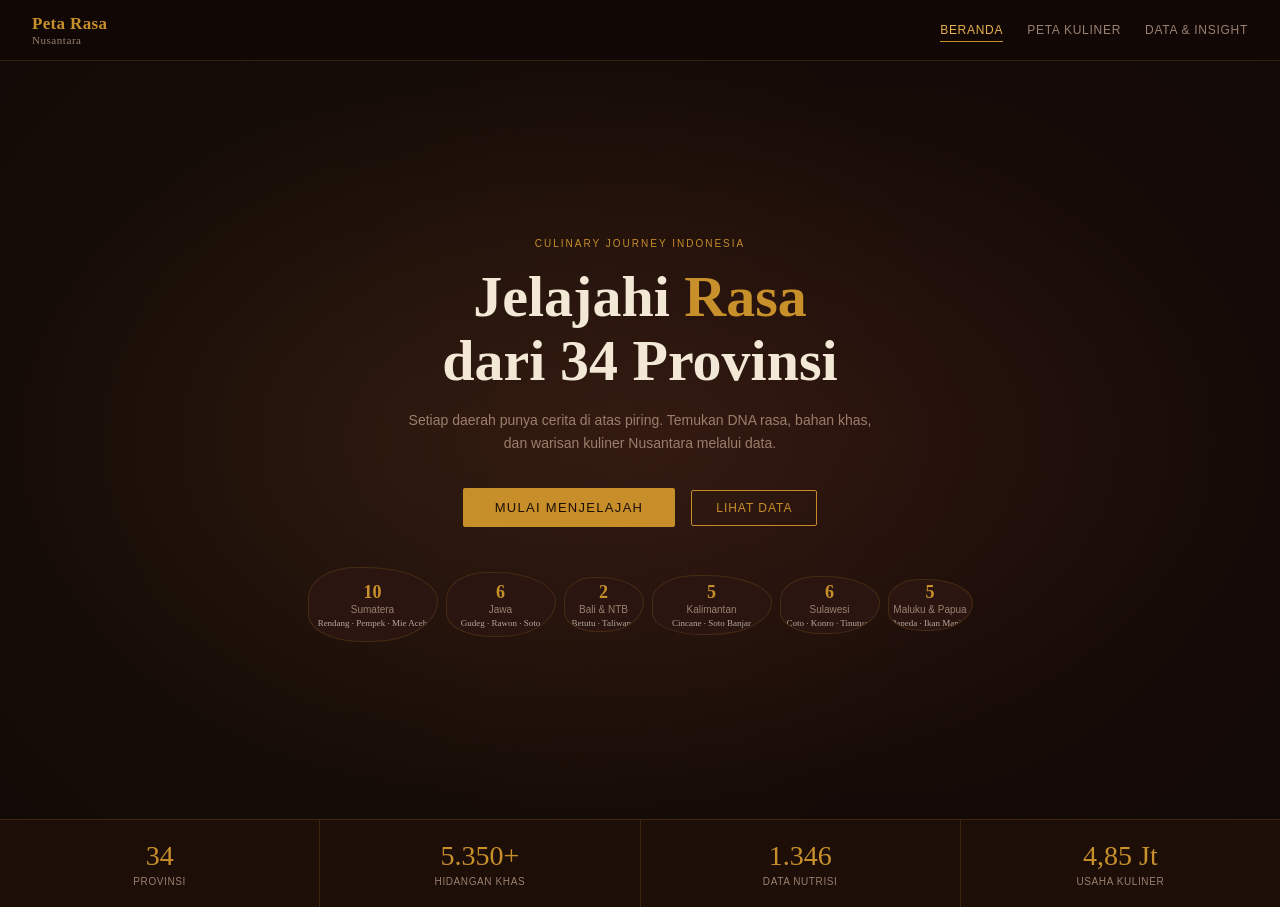
<file: REFERENSI DATA/peta-rasa-nusantara.html>
<!DOCTYPE html>
<html lang="id">
<head>
<meta charset="UTF-8">
<meta name="viewport" content="width=device-width, initial-scale=1.0">
<title>Peta Rasa Nusantara</title>
<style>
  :root {
    --bg: #120906;
    --bg2: #1E0E08;
    --bg3: #2A1510;
    --gold: #C8902A;
    --gold-light: #E8B050;
    --cream: #F2E8D5;
    --muted: #9A8070;
    --card: #1E0E08;
    --border: rgba(200,144,42,0.18);
    --red: #9B3A1A;
    --red-light: #C84C22;
    --teal: #1A5C4A;
    --teal-light: #2A8C70;
  }

  * { box-sizing: border-box; margin: 0; padding: 0; }

  body {
    font-family: 'Georgia', serif;
    background: var(--bg);
    color: var(--cream);
    min-height: 100vh;
    overflow-x: hidden;
  }

  /* ── NAV ── */
  nav {
    position: sticky; top: 0; z-index: 100;
    background: rgba(18,9,6,0.95);
    backdrop-filter: blur(8px);
    border-bottom: 0.5px solid var(--border);
    display: flex; align-items: center; justify-content: space-between;
    padding: 0.875rem 2rem;
  }
  .nav-logo {
    display: flex; align-items: center; gap: 10px;
    font-size: 17px; font-weight: bold; color: var(--gold); letter-spacing: 0.02em;
    cursor: pointer;
  }
  .nav-logo span { font-size: 11px; color: var(--muted); font-weight: normal; display: block; letter-spacing: 0.05em; }
  .nav-links { display: flex; gap: 1.5rem; }
  .nav-link {
    font-size: 12px; color: var(--muted); cursor: pointer; letter-spacing: 0.06em;
    text-transform: uppercase; transition: color 0.2s; font-family: 'Arial', sans-serif;
    padding: 4px 0; border-bottom: 1px solid transparent;
  }
  .nav-link:hover, .nav-link.active { color: var(--gold-light); border-bottom-color: var(--gold); }

  /* ── VIEWS ── */
  .view { display: none; }
  .view.active { display: block; }

  /* ── HERO ── */
  #view-home {
    min-height: calc(100vh - 54px);
    display: flex; flex-direction: column;
  }
  .hero {
    flex: 1; display: flex; align-items: center; justify-content: center;
    flex-direction: column; text-align: center; padding: 3rem 2rem;
    background: radial-gradient(ellipse at center, #2A1510 0%, #120906 70%);
    position: relative; overflow: hidden;
  }
  .hero::before {
    content: ''; position: absolute; inset: 0;
    background: radial-gradient(circle at 30% 50%, rgba(200,144,42,0.06) 0%, transparent 60%),
                radial-gradient(circle at 70% 50%, rgba(155,58,26,0.06) 0%, transparent 60%);
  }
  .hero-eyebrow {
    font-family: 'Arial', sans-serif; font-size: 10px; letter-spacing: 0.2em;
    text-transform: uppercase; color: var(--gold); margin-bottom: 1rem;
  }
  .hero-title {
    font-size: clamp(32px, 5vw, 58px); color: var(--cream);
    line-height: 1.1; margin-bottom: 1rem; position: relative;
  }
  .hero-title em { color: var(--gold); font-style: normal; }
  .hero-sub {
    font-family: 'Arial', sans-serif; font-size: 14px; color: var(--muted);
    max-width: 480px; line-height: 1.7; margin-bottom: 2rem;
  }
  .btn-primary {
    background: var(--gold); color: #120906; border: none;
    padding: 0.75rem 2rem; font-size: 13px; font-family: 'Arial', sans-serif;
    letter-spacing: 0.1em; text-transform: uppercase; cursor: pointer;
    border-radius: 2px; transition: background 0.2s, transform 0.15s;
  }
  .btn-primary:hover { background: var(--gold-light); transform: translateY(-1px); }
  .btn-ghost {
    background: transparent; color: var(--gold); border: 0.5px solid var(--gold);
    padding: 0.625rem 1.5rem; font-size: 12px; font-family: 'Arial', sans-serif;
    letter-spacing: 0.08em; text-transform: uppercase; cursor: pointer;
    border-radius: 2px; transition: all 0.2s; margin-left: 12px;
  }
  .btn-ghost:hover { background: rgba(200,144,42,0.1); }

  /* Island viz */
  .islands-viz {
    display: flex; align-items: center; gap: 8px; margin: 2.5rem auto 0;
    max-width: 680px; flex-wrap: wrap; justify-content: center;
    position: relative;
  }
  .island-blob {
    background: var(--bg3); border: 0.5px solid var(--border);
    border-radius: 40% 60% 55% 45% / 45% 50% 60% 40%;
    display: flex; flex-direction: column; align-items: center; justify-content: center;
    cursor: pointer; transition: all 0.25s; position: relative; overflow: hidden;
  }
  .island-blob::after {
    content: ''; position: absolute; inset: 0;
    background: linear-gradient(135deg, rgba(200,144,42,0.15) 0%, transparent 100%);
    opacity: 0; transition: opacity 0.25s;
  }
  .island-blob:hover { border-color: var(--gold); transform: translateY(-3px); }
  .island-blob:hover::after { opacity: 1; }
  .island-blob .island-name {
    font-family: 'Arial', sans-serif; font-size: 10px; color: var(--muted);
    text-align: center; line-height: 1.3; z-index: 1;
  }
  .island-blob .island-count {
    font-size: 18px; font-weight: bold; color: var(--gold); z-index: 1;
  }
  .island-blob .island-dish {
    font-size: 9px; color: var(--cream); opacity: 0.7; z-index: 1; margin-top: 2px;
  }
  .island-dot { width: 5px; height: 5px; border-radius: 50%; background: var(--gold); opacity: 0.5; margin: 1px; }

  /* Stats row */
  .stats-row {
    display: flex; border-top: 0.5px solid var(--border); background: var(--bg2);
  }
  .stat-item {
    flex: 1; padding: 1.25rem; text-align: center; border-right: 0.5px solid var(--border);
  }
  .stat-item:last-child { border-right: none; }
  .stat-num { font-size: 28px; color: var(--gold); }
  .stat-label { font-family: 'Arial', sans-serif; font-size: 10px; color: var(--muted); letter-spacing: 0.06em; text-transform: uppercase; margin-top: 4px; }

  /* ── PROVINCE GRID VIEW ── */
  .page-header {
    padding: 2rem 2rem 1.25rem;
    border-bottom: 0.5px solid var(--border);
    background: var(--bg2);
  }
  .page-header h2 { font-size: 26px; color: var(--cream); margin-bottom: 4px; }
  .page-header p { font-family: 'Arial', sans-serif; font-size: 13px; color: var(--muted); }

  .province-grid {
    display: grid; grid-template-columns: repeat(auto-fill, minmax(200px, 1fr));
    gap: 1px; padding: 0; background: var(--border);
  }
  .province-card {
    background: var(--bg2); padding: 1.25rem; cursor: pointer;
    transition: background 0.2s; position: relative; overflow: hidden;
  }
  .province-card::before {
    content: ''; position: absolute; left: 0; top: 0; bottom: 0; width: 3px;
    background: var(--gold); transform: scaleY(0); transform-origin: bottom;
    transition: transform 0.2s;
  }
  .province-card:hover { background: var(--bg3); }
  .province-card:hover::before { transform: scaleY(1); }
  .prov-region {
    font-family: 'Arial', sans-serif; font-size: 9px; letter-spacing: 0.1em;
    text-transform: uppercase; color: var(--gold); margin-bottom: 6px; opacity: 0.8;
  }
  .prov-name { font-size: 16px; color: var(--cream); margin-bottom: 8px; font-weight: bold; }
  .prov-dishes { display: flex; flex-direction: column; gap: 3px; margin-bottom: 10px; }
  .prov-dish { font-family: 'Arial', sans-serif; font-size: 11px; color: var(--muted); }
  .prov-dish::before { content: '· '; color: var(--gold); }
  .flavor-bars { display: flex; flex-direction: column; gap: 3px; }
  .flavor-row { display: flex; align-items: center; gap: 6px; }
  .flavor-label { font-family: 'Arial', sans-serif; font-size: 9px; color: var(--muted); width: 35px; }
  .flavor-track { flex: 1; height: 3px; background: rgba(255,255,255,0.06); border-radius: 2px; }
  .flavor-fill { height: 100%; border-radius: 2px; transition: width 0.4s; }

  /* ── PROVINCE DETAIL VIEW ── */
  .province-detail-header {
    padding: 2rem; background: var(--bg2); border-bottom: 0.5px solid var(--border);
    display: flex; align-items: flex-start; gap: 1.5rem; flex-wrap: wrap;
  }
  .back-btn {
    background: transparent; border: 0.5px solid var(--border); color: var(--muted);
    padding: 6px 14px; font-family: 'Arial', sans-serif; font-size: 11px;
    cursor: pointer; border-radius: 2px; letter-spacing: 0.05em;
    transition: all 0.2s; margin-bottom: 1rem; display: block;
  }
  .back-btn:hover { border-color: var(--gold); color: var(--gold); }
  .province-title-block { flex: 1; }
  .province-title-block h2 { font-size: 32px; color: var(--cream); }
  .province-title-block p { font-family: 'Arial', sans-serif; font-size: 12px; color: var(--gold); letter-spacing: 0.1em; text-transform: uppercase; margin-top: 4px; }

  .dish-grid {
    display: grid; grid-template-columns: repeat(auto-fill, minmax(220px, 1fr));
    gap: 1px; background: var(--border); margin: 0;
  }
  .dish-card {
    background: var(--bg2); cursor: pointer; transition: background 0.2s; overflow: hidden;
  }
  .dish-card:hover { background: var(--bg3); }
  .dish-img {
    height: 120px; background: var(--bg3); display: flex; align-items: center;
    justify-content: center; font-size: 36px; position: relative; overflow: hidden;
  }
  .dish-img-overlay {
    position: absolute; inset: 0;
    background: linear-gradient(to bottom, transparent 50%, var(--bg2) 100%);
  }
  .dish-info { padding: 0.875rem; }
  .dish-name { font-size: 15px; color: var(--cream); margin-bottom: 4px; }
  .dish-desc { font-family: 'Arial', sans-serif; font-size: 11px; color: var(--muted); line-height: 1.5; margin-bottom: 8px; }
  .tag-row { display: flex; flex-wrap: wrap; gap: 4px; }
  .tag { font-family: 'Arial', sans-serif; font-size: 9px; padding: 2px 7px; border: 0.5px solid var(--border); border-radius: 20px; color: var(--muted); }
  .tag.spicy { border-color: rgba(200,76,34,0.4); color: #C84C22; }
  .tag.sweet { border-color: rgba(200,144,42,0.4); color: var(--gold); }

  /* ── DISH DETAIL / DNA RASA VIEW ── */
  .dna-layout {
    display: grid; grid-template-columns: 1fr 1fr; gap: 0;
    min-height: calc(100vh - 54px);
  }
  @media (max-width: 640px) { .dna-layout { grid-template-columns: 1fr; } }
  .dna-left {
    padding: 2.5rem 2rem; background: var(--bg2);
    border-right: 0.5px solid var(--border);
  }
  .dna-right { padding: 2.5rem 2rem; }
  .dish-hero-img {
    width: 100%; height: 200px; background: var(--bg3); border-radius: 4px;
    display: flex; align-items: center; justify-content: center; font-size: 64px;
    margin-bottom: 1.25rem; position: relative; overflow: hidden;
  }
  .dish-hero-name { font-size: 28px; color: var(--cream); margin-bottom: 4px; }
  .dish-hero-origin {
    font-family: 'Arial', sans-serif; font-size: 11px; color: var(--gold);
    letter-spacing: 0.1em; text-transform: uppercase; margin-bottom: 1rem;
  }
  .dish-hero-desc {
    font-family: 'Arial', sans-serif; font-size: 13px; color: var(--muted);
    line-height: 1.7; margin-bottom: 1.5rem;
  }
  .ingredients-title {
    font-family: 'Arial', sans-serif; font-size: 10px; letter-spacing: 0.1em;
    text-transform: uppercase; color: var(--gold); margin-bottom: 0.75rem; opacity: 0.8;
  }
  .ingredient-list { display: flex; flex-wrap: wrap; gap: 6px; }
  .ingredient-chip {
    font-family: 'Arial', sans-serif; font-size: 11px; padding: 4px 10px;
    border: 0.5px solid var(--border); border-radius: 20px; color: var(--cream); opacity: 0.8;
  }
  .section-title {
    font-family: 'Arial', sans-serif; font-size: 10px; letter-spacing: 0.15em;
    text-transform: uppercase; color: var(--gold); margin-bottom: 1rem; opacity: 0.8;
  }
  /* Radar */
  #radar-svg { width: 100%; max-width: 300px; display: block; margin: 0 auto 1.5rem; }
  .radar-polygon { fill: rgba(200,144,42,0.2); stroke: var(--gold); stroke-width: 1.5; }
  .radar-grid { fill: none; stroke: rgba(255,255,255,0.06); stroke-width: 0.5; }
  .radar-axis { stroke: rgba(255,255,255,0.1); stroke-width: 0.5; }
  .radar-label { font-family: 'Arial', sans-serif; fill: var(--muted); font-size: 10px; }
  /* Nutrition bars */
  .nutri-row { margin-bottom: 0.875rem; }
  .nutri-label-row {
    display: flex; justify-content: space-between;
    font-family: 'Arial', sans-serif; font-size: 11px; margin-bottom: 4px;
  }
  .nutri-name { color: var(--muted); }
  .nutri-val { color: var(--cream); }
  .nutri-track { height: 4px; background: rgba(255,255,255,0.06); border-radius: 2px; }
  .nutri-fill { height: 100%; border-radius: 2px; }

  /* ── INSIGHT VIEW ── */
  .insight-grid {
    display: grid; grid-template-columns: repeat(auto-fill, minmax(280px, 1fr));
    gap: 1px; background: var(--border);
  }
  .insight-card { background: var(--bg2); padding: 1.5rem; }
  .insight-title { font-size: 16px; color: var(--cream); margin-bottom: 4px; }
  .insight-sub { font-family: 'Arial', sans-serif; font-size: 11px; color: var(--muted); margin-bottom: 1.25rem; }
  /* Bar chart */
  .bar-chart { display: flex; flex-direction: column; gap: 8px; }
  .bar-item { display: flex; align-items: center; gap: 8px; }
  .bar-food-name { font-family: 'Arial', sans-serif; font-size: 10px; color: var(--muted); width: 90px; flex-shrink: 0; }
  .bar-track { flex: 1; height: 16px; background: rgba(255,255,255,0.04); border-radius: 2px; overflow: hidden; }
  .bar-fill { height: 100%; border-radius: 2px; display: flex; align-items: center; padding-left: 6px; }
  .bar-val { font-family: 'Arial', sans-serif; font-size: 9px; color: rgba(18,9,6,0.8); font-weight: bold; }
  /* Flavor heatmap */
  .heatmap-table { width: 100%; border-collapse: collapse; }
  .heatmap-table th { font-family: 'Arial', sans-serif; font-size: 9px; color: var(--gold); font-weight: normal; letter-spacing: 0.08em; text-transform: uppercase; padding: 4px; text-align: center; }
  .heatmap-table td { padding: 4px; text-align: center; }
  .heatmap-cell { width: 28px; height: 22px; border-radius: 2px; display: flex; align-items: center; justify-content: center; font-family: 'Arial', sans-serif; font-size: 9px; margin: auto; }
  .heatmap-food { font-family: 'Arial', sans-serif; font-size: 10px; color: var(--muted); text-align: left; padding: 4px 6px; }
</style>
</head>
<body>

<!-- ── NAVIGATION ── -->
<nav>
  <div class="nav-logo" onclick="showView('home')">
    <div>
      <div>Peta Rasa</div>
      <span>Nusantara</span>
    </div>
  </div>
  <div class="nav-links">
    <span class="nav-link" onclick="showView('home')">Beranda</span>
    <span class="nav-link" onclick="showView('provinces')">Peta Kuliner</span>
    <span class="nav-link" onclick="showView('insight')">Data & Insight</span>
  </div>
</nav>

<!-- ═══════════════════════════════ VIEW: HOME ═══════════════════════════════ -->
<div id="view-home" class="view active">
  <div class="hero">
    <div class="hero-eyebrow">Culinary Journey Indonesia</div>
    <h1 class="hero-title">Jelajahi <em>Rasa</em><br>dari 34 Provinsi</h1>
    <p class="hero-sub">Setiap daerah punya cerita di atas piring. Temukan DNA rasa, bahan khas, dan warisan kuliner Nusantara melalui data.</p>
    <div>
      <button class="btn-primary" onclick="showView('provinces')">Mulai Menjelajah</button>
      <button class="btn-ghost" onclick="showView('insight')">Lihat Data</button>
    </div>

    <div class="islands-viz">
      <div class="island-blob" style="width:130px;height:75px;" onclick="filterRegion('Sumatera')">
        <div class="island-count">10</div>
        <div class="island-name">Sumatera</div>
        <div class="island-dish">Rendang · Pempek · Mie Aceh</div>
      </div>
      <div class="island-blob" style="width:110px;height:65px;" onclick="filterRegion('Jawa')">
        <div class="island-count">6</div>
        <div class="island-name">Jawa</div>
        <div class="island-dish">Gudeg · Rawon · Soto</div>
      </div>
      <div class="island-blob" style="width:80px;height:55px;" onclick="filterRegion('Bali')">
        <div class="island-count">2</div>
        <div class="island-name">Bali & NTB</div>
        <div class="island-dish">Betutu · Taliwang</div>
      </div>
      <div class="island-blob" style="width:120px;height:60px;" onclick="filterRegion('Kalimantan')">
        <div class="island-count">5</div>
        <div class="island-name">Kalimantan</div>
        <div class="island-dish">Cincane · Soto Banjar</div>
      </div>
      <div class="island-blob" style="width:100px;height:58px;" onclick="filterRegion('Sulawesi')">
        <div class="island-count">6</div>
        <div class="island-name">Sulawesi</div>
        <div class="island-dish">Coto · Konro · Tinutuan</div>
      </div>
      <div class="island-blob" style="width:85px;height:52px;" onclick="filterRegion('Maluku')">
        <div class="island-count">5</div>
        <div class="island-name">Maluku & Papua</div>
        <div class="island-dish">Papeda · Ikan Manise</div>
      </div>
    </div>
  </div>

  <div class="stats-row">
    <div class="stat-item"><div class="stat-num">34</div><div class="stat-label">Provinsi</div></div>
    <div class="stat-item"><div class="stat-num">5.350+</div><div class="stat-label">Hidangan Khas</div></div>
    <div class="stat-item"><div class="stat-num">1.346</div><div class="stat-label">Data Nutrisi</div></div>
    <div class="stat-item"><div class="stat-num">4,85 Jt</div><div class="stat-label">Usaha Kuliner</div></div>
  </div>
</div>

<!-- ═══════════════════════════════ VIEW: PROVINCES ═══════════════════════════════ -->
<div id="view-provinces" class="view">
  <div class="page-header">
    <h2>Peta Kuliner Nusantara</h2>
    <p>Klik provinsi untuk menjelajahi hidangan khasnya</p>
    <div style="display:flex;gap:8px;margin-top:0.875rem;flex-wrap:wrap;" id="region-filters"></div>
  </div>
  <div class="province-grid" id="province-grid"></div>
</div>

<!-- ═══════════════════════════════ VIEW: PROVINCE DETAIL ═══════════════════════════════ -->
<div id="view-province-detail" class="view">
  <div style="padding:1.25rem 2rem;background:var(--bg2);border-bottom:0.5px solid var(--border);">
    <button class="back-btn" onclick="showView('provinces')">← Kembali ke Peta</button>
    <h2 id="detail-prov-name" style="font-size:28px;color:var(--cream);"></h2>
    <p id="detail-prov-region" style="font-family:Arial,sans-serif;font-size:11px;color:var(--gold);letter-spacing:.1em;text-transform:uppercase;margin-top:4px;"></p>
  </div>
  <div class="dish-grid" id="dish-grid"></div>
</div>

<!-- ═══════════════════════════════ VIEW: DISH DNA ═══════════════════════════════ -->
<div id="view-dish-dna" class="view">
  <div style="padding:1.25rem 2rem;background:var(--bg2);border-bottom:0.5px solid var(--border);">
    <button class="back-btn" id="back-to-province">← Kembali</button>
  </div>
  <div class="dna-layout">
    <div class="dna-left">
      <div class="dish-hero-img" id="dna-emoji"></div>
      <h2 class="dish-hero-name" id="dna-name"></h2>
      <p class="dish-hero-origin" id="dna-origin"></p>
      <p class="dish-hero-desc" id="dna-desc"></p>
      <div class="ingredients-title">Bahan Utama</div>
      <div class="ingredient-list" id="dna-ingredients"></div>
    </div>
    <div class="dna-right">
      <div class="section-title">Profil Rasa — DNA Rasa</div>
      <svg id="radar-svg" viewBox="0 0 260 260"></svg>

      <div class="section-title" style="margin-top:1.25rem;">Informasi Nutrisi (per 100g)</div>
      <div id="nutri-bars"></div>
    </div>
  </div>
</div>

<!-- ═══════════════════════════════ VIEW: INSIGHT ═══════════════════════════════ -->
<div id="view-insight" class="view">
  <div class="page-header">
    <h2>Data & Insight Kuliner</h2>
    <p>Visualisasi data dari 1.346 hidangan Indonesia</p>
  </div>
  <div class="insight-grid">
    <div class="insight-card" style="grid-column:span 1;">
      <div class="insight-title">Kalori per Hidangan Khas</div>
      <div class="insight-sub">Perbandingan kalori 8 hidangan populer (kcal/100g)</div>
      <div class="bar-chart" id="calorie-chart"></div>
    </div>
    <div class="insight-card">
      <div class="insight-title">Profil Rasa Antar Daerah</div>
      <div class="insight-sub">Heatmap intensitas rasa per daerah (skala 1–10)</div>
      <table class="heatmap-table" id="heatmap"></table>
    </div>
    <div class="insight-card">
      <div class="insight-title">Usaha Kuliner per Region</div>
      <div class="insight-sub">Distribusi 4,85 juta UMKM kuliner (BPS 2023)</div>
      <div class="bar-chart" id="umkm-chart"></div>
    </div>
    <div class="insight-card">
      <div class="insight-title">Dataset Sumber</div>
      <div class="insight-sub">Data yang digunakan dalam visualisasi ini</div>
      <div style="display:flex;flex-direction:column;gap:10px;" id="dataset-list"></div>
    </div>
  </div>
</div>

<script>
// ═══════ DATA ═══════
const provinces = [
  { id:'aceh', name:'Aceh', region:'Sumatera', dishes:[
    { name:'Mie Aceh', emoji:'🍜', desc:'Mi kuning tebal dengan kuah kari kaya rempah, disajikan dengan daging sapi atau seafood.', ingredients:['Mi kuning','Daging sapi','Kari','Tomat','Bawang','Cabai merah'], flavor:{pedas:9,manis:2,gurih:8,asam:5,pahit:1}, kcal:210, protein:12, lemak:8, karbo:25, tags:['Pedas','Berkuah','Populer'] },
    { name:'Kuah Beulangong', emoji:'🥘', desc:'Gulai daging sapi atau kambing dengan bumbu rempah khas Aceh yang dimasak dalam belanga besar.', ingredients:['Daging sapi','Kelapa parut','Cabai','Lengkuas','Kunyit','Serai'], flavor:{pedas:8,manis:2,gurih:9,asam:3,pahit:2}, kcal:280, protein:18, lemak:16, karbo:8, tags:['Gurih','Berkuah'] },
    { name:'Kari Kambing Aceh', emoji:'🍲', desc:'Kari kambing dengan santan kental dan rempah pilihan, hidangan spesial saat kenduri.', ingredients:['Kambing','Santan','Jahe','Kunyit','Ketumbar'], flavor:{pedas:7,manis:3,gurih:9,asam:2,pahit:3}, kcal:320, protein:22, lemak:20, karbo:6, tags:['Gurih','Khas Kenduri'] },
  ]},
  { id:'sumbar', name:'Sumatera Barat', region:'Sumatera', dishes:[
    { name:'Rendang', emoji:'🥩', desc:'Daging sapi yang dimasak lama dalam santan dan rempah hingga kering. Dinobatkan sebagai makanan terenak di dunia.', ingredients:['Daging sapi','Santan','Cabai merah','Sereh','Lengkuas','Kunyit','Bawang'], flavor:{pedas:8,manis:3,gurih:10,asam:4,pahit:2}, kcal:195, protein:26, lemak:9, karbo:4, tags:['Legendaris','Dunia'] },
    { name:'Soto Padang', emoji:'🍵', desc:'Soto berbahan daging sapi kering dengan kuah bening gurih dan perkedel kentang.', ingredients:['Daging sapi','Perkedel','Bihun','Kaldu','Bawang goreng'], flavor:{pedas:5,manis:3,gurih:9,asam:5,pahit:1}, kcal:165, protein:14, lemak:7, karbo:15, tags:['Berkuah','Ringan'] },
    { name:'Gulai Kepala Ikan', emoji:'🐟', desc:'Kepala ikan kakap atau tongkol dimasak dalam kuah gulai santan yang kaya rempah.', ingredients:['Kepala ikan','Santan','Cabai','Kunyit','Serai'], flavor:{pedas:7,manis:2,gurih:9,asam:4,pahit:1}, kcal:245, protein:28, lemak:12, karbo:5, tags:['Seafood','Gurih'] },
  ]},
  { id:'jateng', name:'Jawa Tengah', region:'Jawa', dishes:[
    { name:'Gudeg', emoji:'🍱', desc:'Nangka muda yang dimasak dalam santan dan gula jawa selama berjam-jam. Cita rasa manis khas Jawa.', ingredients:['Nangka muda','Santan','Gula jawa','Telur','Krecek','Opor ayam'], flavor:{pedas:2,manis:9,gurih:7,asam:3,pahit:1}, kcal:220, protein:8, lemak:10, karbo:30, tags:['Manis','Ikonik'] },
    { name:'Soto Semarang', emoji:'🍜', desc:'Soto ayam bening khas Semarang dengan tauge, soun, dan perkedel jagung.', ingredients:['Ayam','Tauge','Soun','Kubis','Telur'], flavor:{pedas:3,manis:4,gurih:8,asam:4,pahit:1}, kcal:145, protein:12, lemak:6, karbo:12, tags:['Ringan','Berkuah'] },
    { name:'Lumpia Semarang', emoji:'🌯', desc:'Lumpia berisi rebung dan udang dengan saus kacang. Oleh-oleh khas Semarang.', ingredients:['Rebung','Udang','Kulit lumpia','Saus kacang','Bawang putih'], flavor:{pedas:3,manis:6,gurih:7,asam:5,pahit:1}, kcal:180, protein:9, lemak:8, karbo:22, tags:['Oleh-oleh','Renyah'] },
  ]},
  { id:'jogja', name:'Yogyakarta', region:'Jawa', dishes:[
    { name:'Gudeg Jogja', emoji:'🍱', desc:'Gudeg Yogyakarta lebih manis dari gudeg Semarang, disajikan dengan krecek dan telur bacem.', ingredients:['Nangka muda','Gula merah','Santan','Krecek','Telur bacem'], flavor:{pedas:1,manis:10,gurih:7,asam:2,pahit:1}, kcal:235, protein:7, lemak:11, karbo:32, tags:['Manis','Khas Jogja'] },
    { name:'Oseng-Oseng Mercon', emoji:'🌶️', desc:'Tumis ceker dan kikil sapi dengan cabai rawit dalam jumlah masif. Sensasi "mercon" yang membakar.', ingredients:['Ceker sapi','Cabai rawit','Bawang merah','Kecap','Serei'], flavor:{pedas:10,manis:3,gurih:8,asam:2,pahit:2}, kcal:155, protein:14, lemak:7, karbo:8, tags:['Sangat Pedas','Kekinian'] },
  ]},
  { id:'jatim', name:'Jawa Timur', region:'Jawa', dishes:[
    { name:'Rawon', emoji:'🍲', desc:'Sup daging sapi hitam khas Jawa Timur dengan kluwek yang memberikan warna dan aroma unik.', ingredients:['Daging sapi','Kluwek','Serai','Lengkuas','Bawang putih'], flavor:{pedas:5,manis:3,gurih:9,asam:4,pahit:4}, kcal:185, protein:20, lemak:9, karbo:6, tags:['Unik','Berkuah'] },
    { name:'Rujak Cingur', emoji:'🥗', desc:'Rujak unik dengan cingur (hidung sapi) sebagai bahan utama, disajikan dengan petis dan bumbu pedas.', ingredients:['Cingur sapi','Petis','Kacang','Tahu','Tempe','Tauge'], flavor:{pedas:6,manis:5,gurih:7,asam:8,pahit:3}, kcal:195, protein:15, lemak:10, karbo:18, tags:['Unik','Segar'] },
  ]},
  { id:'bali', name:'Bali', region:'Bali & NTB', dishes:[
    { name:'Babi Guling', emoji:'🐷', desc:'Babi panggang utuh yang diisi rempah khas Bali: base genep. Hidangan seremonial yang kini populer wisatawan.', ingredients:['Babi','Kunyit','Jahe','Lengkuas','Serai','Bawang','Cabai'], flavor:{pedas:7,manis:4,gurih:10,asam:4,pahit:3}, kcal:310, protein:24, lemak:20, karbo:4, tags:['Seremonial','Populer'] },
    { name:'Ayam Betutu', emoji:'🍗', desc:'Ayam yang dibumbui base genep dan dimasak dalam daun pisang dengan cara dipanggang atau dikukus lama.', ingredients:['Ayam','Base genep','Daun salam','Serai','Terasi'], flavor:{pedas:8,manis:3,gurih:9,asam:3,pahit:4}, kcal:260, protein:28, lemak:14, karbo:5, tags:['Khas Bali','Rempah'] },
  ]},
  { id:'ntb', name:'Nusa Tenggara Barat', region:'Bali & NTB', dishes:[
    { name:'Ayam Taliwang', emoji:'🌶️', desc:'Ayam bakar atau goreng yang dilumuri sambal super pedas khas Lombok. Salah satu makanan terpedas di Indonesia.', ingredients:['Ayam','Cabai rawit','Tomat hijau','Terasi','Bawang'], flavor:{pedas:10,manis:2,gurih:7,asam:5,pahit:2}, kcal:235, protein:26, lemak:12, karbo:4, tags:['Sangat Pedas','Khas Lombok'] },
    { name:'Plecing Kangkung', emoji:'🥬', desc:'Kangkung rebus dengan sambal tomat pedas, khas Lombok. Segar, pedas, dan nikmat.', ingredients:['Kangkung','Tomat','Cabai rawit','Terasi','Jeruk limau'], flavor:{pedas:9,manis:2,gurih:5,asam:7,pahit:3}, kcal:45, protein:3, lemak:1, karbo:8, tags:['Segar','Pedas','Sehat'] },
  ]},
  { id:'sulsel', name:'Sulawesi Selatan', region:'Sulawesi', dishes:[
    { name:'Coto Makassar', emoji:'🥣', desc:'Sup daging dan jeroan sapi dengan bumbu rempah khas Makassar. Disajikan dengan ketupat buras.', ingredients:['Daging sapi','Jeroan','Kacang tanah','Serai','Bawang goreng'], flavor:{pedas:5,manis:3,gurih:10,asam:5,pahit:3}, kcal:220, protein:20, lemak:12, karbo:8, tags:['Berkuah','Ikonik'] },
    { name:'Konro Bakar', emoji:'🥩', desc:'Iga sapi bumbu hitam khas Makassar yang dipanggang atau direbus, dengan saus konro yang kaya.', ingredients:['Iga sapi','Kluwek','Ketumbar','Pala','Bawang putih'], flavor:{pedas:4,manis:4,gurih:10,asam:3,pahit:4}, kcal:290, protein:26, lemak:18, karbo:6, tags:['Daging','Kaya Rempah'] },
  ]},
  { id:'maluku', name:'Maluku', region:'Maluku & Papua', dishes:[
    { name:'Ikan Bakar Manise', emoji:'🐠', desc:'Ikan segar yang dibakar dengan bumbu manise (manis) khas Maluku, disajikan dengan papeda atau nasi.', ingredients:['Ikan kakap','Kecap','Cabai','Jeruk nipis','Daun kemangi'], flavor:{pedas:5,manis:7,gurih:8,asam:6,pahit:2}, kcal:175, protein:24, lemak:6, karbo:8, tags:['Seafood','Segar'] },
    { name:'Kohu-Kohu', emoji:'🥗', desc:'Salad kelapa parut dengan ikan asap, daun kemangi, dan berbagai sayuran segar khas Maluku.', ingredients:['Kelapa parut','Ikan asap','Kemangi','Cabai','Jeruk nipis'], flavor:{pedas:4,manis:5,gurih:7,asam:7,pahit:2}, kcal:120, protein:8, lemak:8, karbo:8, tags:['Segar','Unik'] },
  ]},
  { id:'papua', name:'Papua', region:'Maluku & Papua', dishes:[
    { name:'Papeda', emoji:'🍚', desc:'Bubur sagu kental khas Papua yang dimakan bersama ikan kuah kuning. Makanan pokok masyarakat Papua.', ingredients:['Sagu','Air','Garam'], flavor:{pedas:1,manis:2,gurih:3,asam:2,pahit:1}, kcal:90, protein:1, lemak:0, karbo:22, tags:['Pokok Papua','Unik'] },
    { name:'Ikan Kuah Kuning', emoji:'🍜', desc:'Ikan segar dalam kuah kunyit aromatik yang disajikan bersama papeda. Kaya akan omega-3.', ingredients:['Ikan tongkol','Kunyit','Serai','Cabai','Tomat'], flavor:{pedas:5,manis:3,gurih:8,asam:7,pahit:2}, kcal:140, protein:20, lemak:5, karbo:6, tags:['Sehat','Khas Papua'] },
  ]},
  { id:'kaltim', name:'Kalimantan Timur', region:'Kalimantan', dishes:[
    { name:'Ayam Cincane', emoji:'🍗', desc:'Ayam bumbu merah khas Kutai yang dimasak dengan santan dan rempah lokal Kalimantan.', ingredients:['Ayam','Santan','Cabai merah','Bawang','Kunyit'], flavor:{pedas:6,manis:4,gurih:9,asam:3,pahit:2}, kcal:245, protein:22, lemak:14, karbo:6, tags:['Khas Kutai','Gurih'] },
    { name:'Nasi Kuning Samarinda', emoji:'🍛', desc:'Nasi kuning dengan lauk khas Kalimantan: telur, ayam, dan perkedel jagung.', ingredients:['Beras','Kunyit','Santan','Ayam','Telur','Perkedel'], flavor:{pedas:3,manis:5,gurih:8,asam:2,pahit:1}, kcal:280, protein:12, lemak:10, karbo:38, tags:['Nasi','Komplit'] },
  ]},
  { id:'sumsel', name:'Sumatera Selatan', region:'Sumatera', dishes:[
    { name:'Pempek', emoji:'🍢', desc:'Olahan ikan tenggiri khas Palembang yang digoreng dan disajikan dengan kuah cuka pedas manis.', ingredients:['Ikan tenggiri','Tepung sagu','Telur','Cuka','Cabai','Gula merah'], flavor:{pedas:5,manis:6,gurih:8,asam:9,pahit:1}, kcal:185, protein:14, lemak:7, karbo:22, tags:['Ikonik','Wajib Coba'] },
    { name:'Tekwan', emoji:'🍵', desc:'Sup bakso ikan khas Palembang dengan soun, jamur, dan bengkuang.', ingredients:['Bakso ikan','Soun','Jamur','Bengkuang','Kaldu udang'], flavor:{pedas:3,manis:4,gurih:9,asam:5,pahit:1}, kcal:150, protein:13, lemak:5, karbo:18, tags:['Berkuah','Ringan'] },
  ]},
];

// Insights data
const calorieData = [
  { name:'Rendang', kcal:195, color:'#9B3A1A' },
  { name:'Babi Guling', kcal:310, color:'#C84C22' },
  { name:'Gudeg', kcal:220, color:'#C8902A' },
  { name:'Papeda', kcal:90, color:'#1A5C4A' },
  { name:'Pempek', kcal:185, color:'#C8902A' },
  { name:'Coto Mksr', kcal:220, color:'#9B3A1A' },
  { name:'Kangkung', kcal:45, color:'#1A5C4A' },
  { name:'Kohu-Kohu', kcal:120, color:'#2A8C70' },
];

const flavorHeat = [
  { name:'Rendang', pedas:8, manis:3, gurih:10, asam:4, pahit:2 },
  { name:'Gudeg Jogja', pedas:1, manis:10, gurih:7, asam:2, pahit:1 },
  { name:'Rawon', pedas:5, manis:3, gurih:9, asam:4, pahit:4 },
  { name:'Mie Aceh', pedas:9, manis:2, gurih:8, asam:5, pahit:1 },
  { name:'Pempek', pedas:5, manis:6, gurih:8, asam:9, pahit:1 },
];

const umkmData = [
  { region:'Jawa', pct:58, count:'2,81 Jt' },
  { region:'Sumatera', pct:18, count:'873 Rb' },
  { region:'Sulawesi', pct:9, count:'436 Rb' },
  { region:'Kalimantan', pct:7, count:'340 Rb' },
  { region:'Bali & NTT', pct:5, count:'243 Rb' },
  { region:'Maluku & Papua', pct:3, count:'146 Rb' },
];

const datasetSources = [
  { name:'Indonesian Food & Drink Nutrition', source:'Kaggle · anasfikrihanif', rows:'1.346 baris', link:'https://kaggle.com/datasets/anasfikrihanif' },
  { name:'Indonesian Food Recipes (14k+)', source:'Kaggle · canggih', rows:'14.000+ resep', link:'https://kaggle.com/canggih/indonesian-food-recipes' },
  { name:'Statistik Makanan & Minuman 2023', source:'BPS Indonesia', rows:'Per provinsi', link:'https://bps.go.id' },
];

let currentRegionFilter = 'Semua';
let currentProvince = null;

// ═══════ VIEW CONTROLLER ═══════
function showView(name) {
  document.querySelectorAll('.view').forEach(v => v.classList.remove('active'));
  document.getElementById('view-' + name).classList.add('active');
  document.querySelectorAll('.nav-link').forEach(l => l.classList.remove('active'));
  if(name === 'home') document.querySelectorAll('.nav-link')[0].classList.add('active');
  if(name === 'provinces') { document.querySelectorAll('.nav-link')[1].classList.add('active'); renderProvinces(); }
  if(name === 'insight') { document.querySelectorAll('.nav-link')[2].classList.add('active'); renderInsights(); }
  window.scrollTo(0,0);
}

function filterRegion(region) {
  currentRegionFilter = region;
  showView('provinces');
}

// ═══════ PROVINCE GRID ═══════
function renderProvinces() {
  const regions = ['Semua', 'Sumatera', 'Jawa', 'Bali & NTB', 'Kalimantan', 'Sulawesi', 'Maluku & Papua'];
  const filterEl = document.getElementById('region-filters');
  filterEl.innerHTML = regions.map(r => `
    <button onclick="setRegionFilter('${r}')" style="font-family:Arial,sans-serif;font-size:10px;padding:4px 12px;border:0.5px solid ${currentRegionFilter===r?'var(--gold)':'var(--border)'};background:${currentRegionFilter===r?'rgba(200,144,42,0.15)':'transparent'};color:${currentRegionFilter===r?'var(--gold)':'var(--muted)'};cursor:pointer;border-radius:20px;letter-spacing:.05em;text-transform:uppercase;transition:all .2s;">${r}</button>
  `).join('');

  const filtered = provinces.filter(p => currentRegionFilter === 'Semua' || p.region === currentRegionFilter);
  const grid = document.getElementById('province-grid');
  grid.innerHTML = filtered.map(p => `
    <div class="province-card" onclick="showProvinceDetail('${p.id}')">
      <div class="prov-region">${p.region}</div>
      <div class="prov-name">${p.name}</div>
      <div class="prov-dishes">${p.dishes.slice(0,3).map(d => `<div class="prov-dish">${d.name}</div>`).join('')}</div>
      <div class="flavor-bars">
        ${renderFlavorBars(avgFlavor(p.dishes))}
      </div>
    </div>
  `).join('');
}

function setRegionFilter(r) {
  currentRegionFilter = r;
  renderProvinces();
}

function avgFlavor(dishes) {
  const keys = ['pedas','manis','gurih','asam'];
  const avg = {};
  keys.forEach(k => { avg[k] = Math.round(dishes.reduce((s,d) => s + d.flavor[k], 0) / dishes.length); });
  return avg;
}

const flavorColors = { pedas:'#C84C22', manis:'#C8902A', gurih:'#1A5C4A', asam:'#185FA5' };
function renderFlavorBars(flavor) {
  return Object.entries(flavor).map(([k,v]) => `
    <div class="flavor-row">
      <div class="flavor-label">${k.charAt(0).toUpperCase()+k.slice(1)}</div>
      <div class="flavor-track">
        <div class="flavor-fill" style="width:${v*10}%;background:${flavorColors[k]};opacity:0.7;"></div>
      </div>
    </div>
  `).join('');
}

// ═══════ PROVINCE DETAIL ═══════
function showProvinceDetail(id) {
  currentProvince = provinces.find(p => p.id === id);
  document.getElementById('detail-prov-name').textContent = currentProvince.name;
  document.getElementById('detail-prov-region').textContent = currentProvince.region;
  const grid = document.getElementById('dish-grid');
  grid.innerHTML = currentProvince.dishes.map((d,i) => `
    <div class="dish-card" onclick="showDishDNA('${id}', ${i})">
      <div class="dish-img"><span style="z-index:1;">${d.emoji}</span><div class="dish-img-overlay"></div></div>
      <div class="dish-info">
        <div class="dish-name">${d.name}</div>
        <div class="dish-desc">${d.desc.substring(0,80)}...</div>
        <div class="tag-row">${d.tags.map(t => `<span class="tag ${t==='Sangat Pedas'||t==='Pedas'?'spicy':t==='Manis'||t==='Ikonik'?'sweet':''}">${t}</span>`).join('')}</div>
      </div>
    </div>
  `).join('');
  document.querySelector('#view-province-detail .back-btn').onclick = () => showView('provinces');
  showView('province-detail');
}

// ═══════ DISH DNA / RADAR ═══════
function showDishDNA(provId, dishIdx) {
  const prov = provinces.find(p => p.id === provId);
  const d = prov.dishes[dishIdx];
  document.getElementById('back-to-province').onclick = () => showProvinceDetail(provId);
  document.getElementById('dna-emoji').innerHTML = `<span style="z-index:1;">${d.emoji}</span>`;
  document.getElementById('dna-name').textContent = d.name;
  document.getElementById('dna-origin').textContent = `Hidangan Khas — ${prov.name}, ${prov.region}`;
  document.getElementById('dna-desc').textContent = d.desc;
  document.getElementById('dna-ingredients').innerHTML = d.ingredients.map(i => `<span class="ingredient-chip">${i}</span>`).join('');
  drawRadar(d.flavor);
  renderNutri(d);
  showView('dish-dna');
}

function drawRadar(flavor) {
  const svg = document.getElementById('radar-svg');
  const cx = 130, cy = 130, r = 90;
  const axes = ['Pedas','Manis','Gurih','Asam','Pahit'];
  const vals = [flavor.pedas, flavor.manis, flavor.gurih, flavor.asam, flavor.pahit||0];
  const N = axes.length;
  const angle = (2 * Math.PI) / N;

  const gridLevels = [2,4,6,8,10];
  let html = '';

  // Grid polygons
  gridLevels.forEach(lv => {
    const pts = axes.map((_,i) => {
      const a = i * angle - Math.PI/2;
      const pr = (lv/10) * r;
      return `${cx + pr*Math.cos(a)},${cy + pr*Math.sin(a)}`;
    }).join(' ');
    html += `<polygon points="${pts}" class="radar-grid"/>`;
  });

  // Axes
  axes.forEach((_,i) => {
    const a = i * angle - Math.PI/2;
    html += `<line x1="${cx}" y1="${cy}" x2="${cx + r*Math.cos(a)}" y2="${cy + r*Math.sin(a)}" class="radar-axis"/>`;
  });

  // Data polygon
  const pts = vals.map((v,i) => {
    const a = i * angle - Math.PI/2;
    const pct = v/10;
    return `${cx + r*pct*Math.cos(a)},${cy + r*pct*Math.sin(a)}`;
  }).join(' ');
  html += `<polygon points="${pts}" class="radar-polygon"/>`;

  // Dots
  vals.forEach((v,i) => {
    const a = i * angle - Math.PI/2;
    const pct = v/10;
    html += `<circle cx="${cx + r*pct*Math.cos(a)}" cy="${cy + r*pct*Math.sin(a)}" r="4" fill="${flavorColors[axes[i].toLowerCase()]||'#C8902A'}" stroke="none"/>`;
  });

  // Labels
  axes.forEach((ax,i) => {
    const a = i * angle - Math.PI/2;
    const lx = cx + (r+18)*Math.cos(a);
    const ly = cy + (r+18)*Math.sin(a);
    const anchor = Math.cos(a) > 0.1 ? 'start' : Math.cos(a) < -0.1 ? 'end' : 'middle';
    html += `<text x="${lx}" y="${ly+4}" text-anchor="${anchor}" class="radar-label">${ax}</text>`;
    html += `<text x="${lx}" y="${ly+14}" text-anchor="${anchor}" style="font-family:Arial,sans-serif;fill:var(--gold);font-size:10px;font-weight:bold;">${vals[i]}/10</text>`;
  });

  svg.innerHTML = html;
}

function renderNutri(d) {
  const items = [
    { label:'Kalori', val:d.kcal, unit:'kcal', max:350, color:'#C84C22' },
    { label:'Protein', val:d.protein, unit:'g', max:35, color:'#1A5C4A' },
    { label:'Lemak', val:d.lemak, unit:'g', max:25, color:'#C8902A' },
    { label:'Karbohidrat', val:d.karbo, unit:'g', max:45, color:'#185FA5' },
  ];
  document.getElementById('nutri-bars').innerHTML = items.map(it => `
    <div class="nutri-row">
      <div class="nutri-label-row">
        <span class="nutri-name">${it.label}</span>
        <span class="nutri-val">${it.val} ${it.unit}</span>
      </div>
      <div class="nutri-track">
        <div class="nutri-fill" style="width:${Math.min(100,(it.val/it.max)*100)}%;background:${it.color};opacity:0.75;"></div>
      </div>
    </div>
  `).join('');
}

// ═══════ INSIGHTS ═══════
function renderInsights() {
  // Calorie chart
  const maxKcal = Math.max(...calorieData.map(d => d.kcal));
  document.getElementById('calorie-chart').innerHTML = calorieData.map(d => `
    <div class="bar-item">
      <div class="bar-food-name">${d.name}</div>
      <div class="bar-track">
        <div class="bar-fill" style="width:${(d.kcal/maxKcal)*100}%;background:${d.color};">
          <span class="bar-val">${d.kcal}</span>
        </div>
      </div>
    </div>
  `).join('');

  // Flavor heatmap
  const flavorKeys = ['pedas','manis','gurih','asam','pahit'];
  const getColor = v => {
    const t = v/10;
    const r = Math.round(200*t + 30*(1-t));
    const g = Math.round(58*t + 58*(1-t));
    const b = Math.round(26*t + 46*(1-t));
    return `rgb(${r},${g},${b})`;
  };
  document.getElementById('heatmap').innerHTML = `
    <tr><th style="text-align:left;">Hidangan</th>${flavorKeys.map(k=>`<th>${k.charAt(0).toUpperCase()+k.slice(1)}</th>`).join('')}</tr>
    ${flavorHeat.map(row => `
      <tr>
        <td class="heatmap-food">${row.name}</td>
        ${flavorKeys.map(k => `
          <td><div class="heatmap-cell" style="background:${getColor(row[k])};color:#F2E8D5;">${row[k]}</div></td>
        `).join('')}
      </tr>
    `).join('')}
  `;

  // UMKM chart
  document.getElementById('umkm-chart').innerHTML = umkmData.map(d => `
    <div class="bar-item">
      <div class="bar-food-name">${d.region}</div>
      <div class="bar-track">
        <div class="bar-fill" style="width:${d.pct}%;background:#C8902A;">
          <span class="bar-val">${d.count}</span>
        </div>
      </div>
    </div>
  `).join('');

  // Dataset list
  document.getElementById('dataset-list').innerHTML = datasetSources.map(ds => `
    <div style="padding:0.75rem;border:0.5px solid var(--border);border-radius:4px;">
      <div style="font-size:12px;color:var(--cream);margin-bottom:2px;">${ds.name}</div>
      <div style="font-family:Arial,sans-serif;font-size:10px;color:var(--muted);">${ds.source} · ${ds.rows}</div>
      <a href="${ds.link}" target="_blank" style="font-family:Arial,sans-serif;font-size:10px;color:var(--gold);text-decoration:none;">Akses dataset →</a>
    </div>
  `).join('');
}

// Init
showView('home');
</script>
</body>
</html>
</file>
